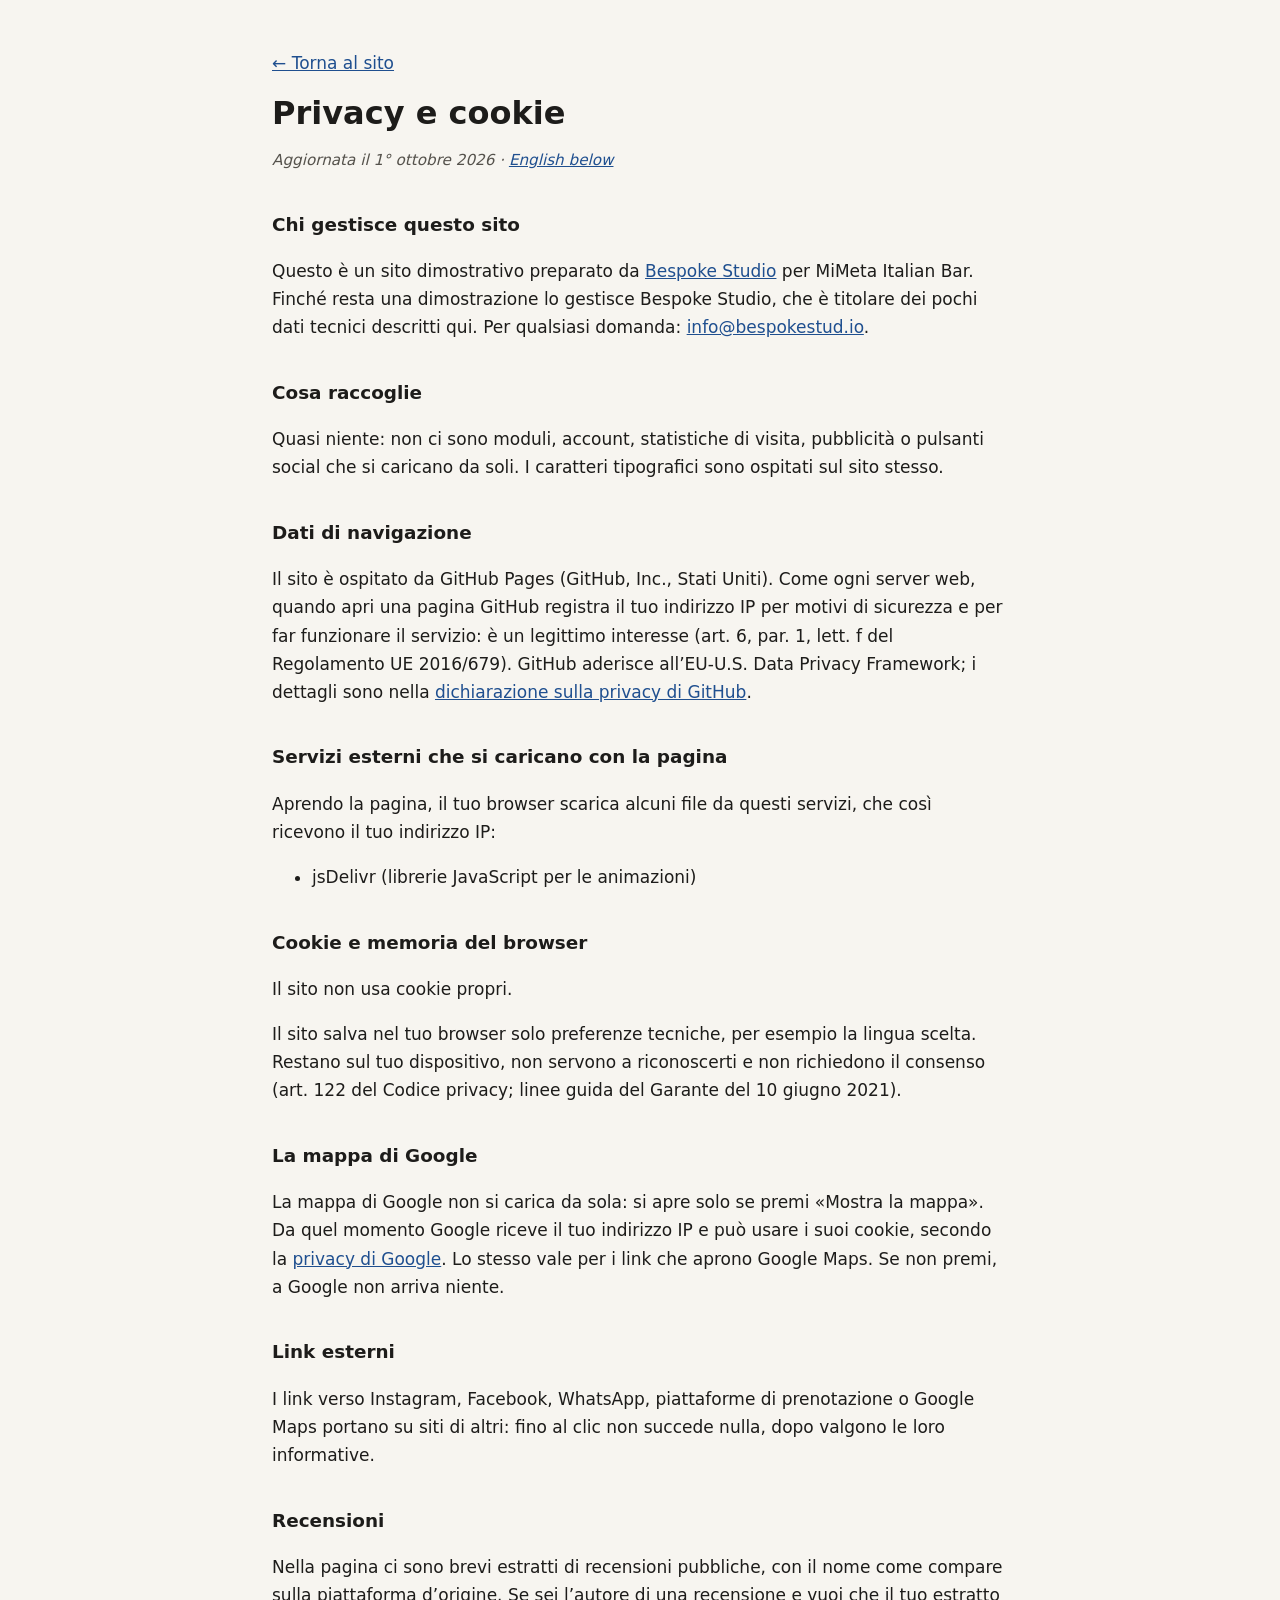
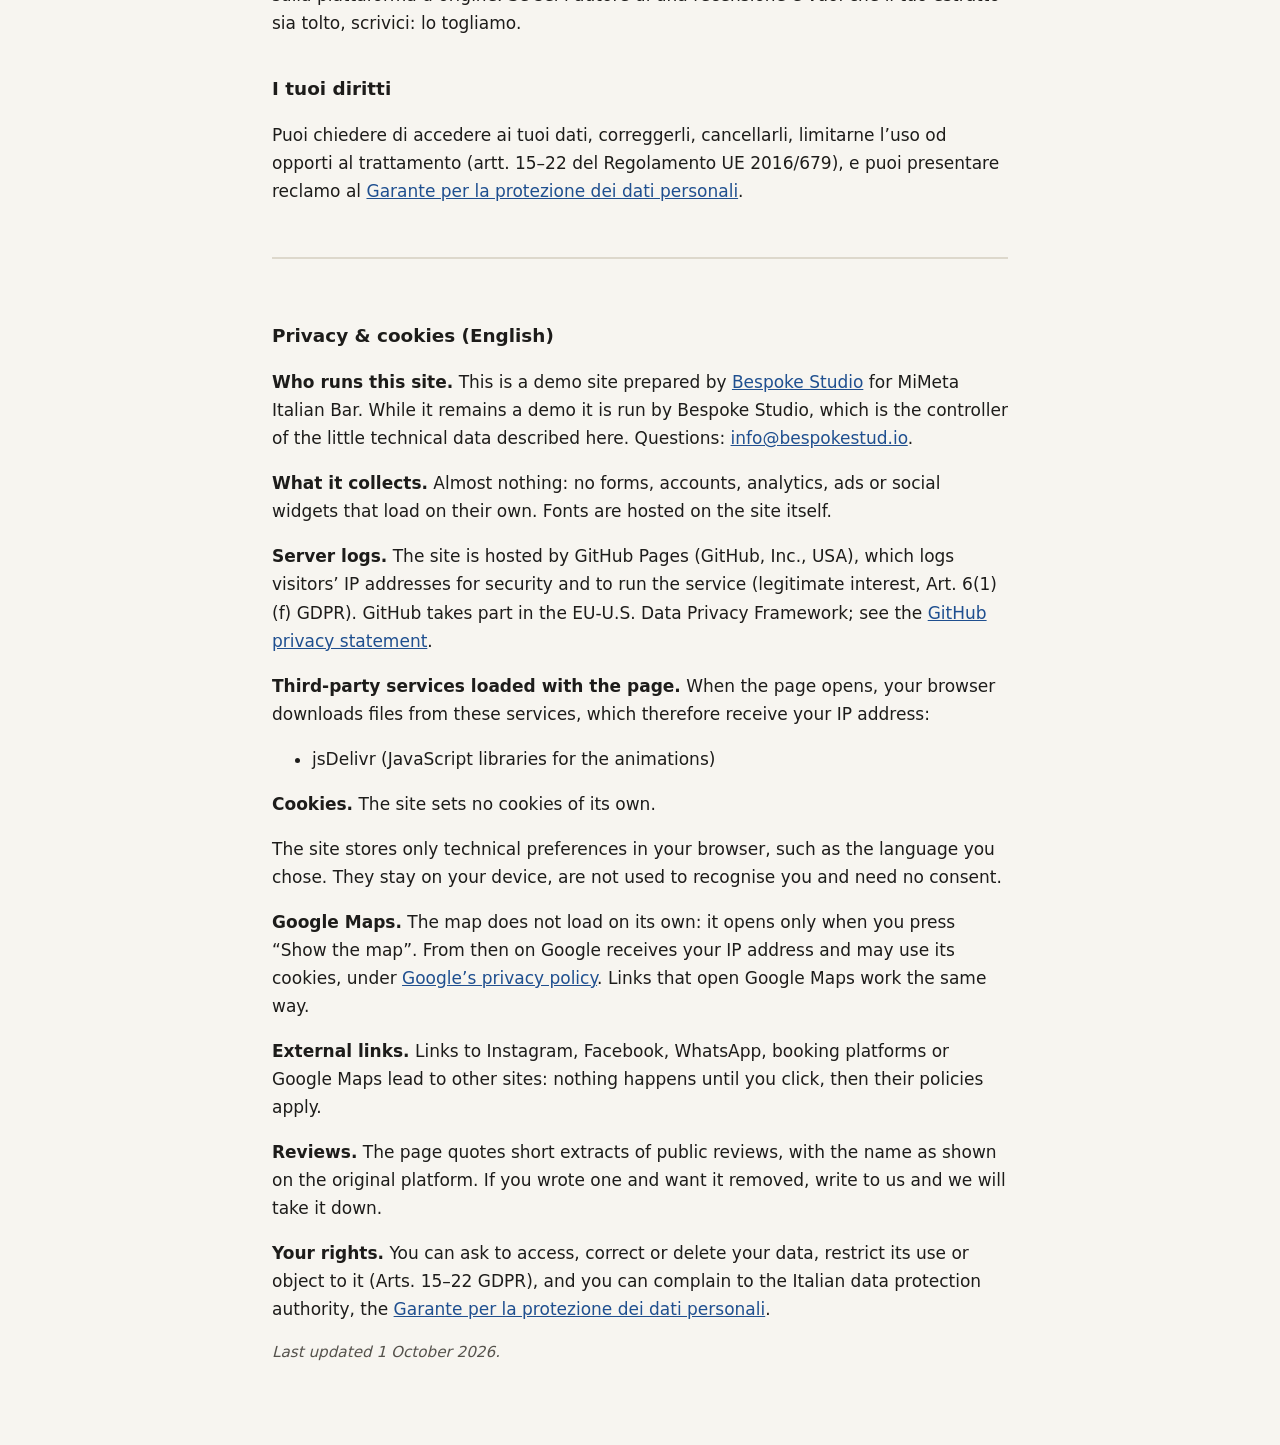
<file: privacy.html>
<!DOCTYPE html>
<html lang="it">
<head>
  <meta charset="UTF-8">
  <meta name="viewport" content="width=device-width, initial-scale=1.0">
  <meta name="robots" content="noindex">
  <title>Privacy e cookie · MiMeta Italian Bar</title>
  <meta name="description" content="Informativa privacy e cookie del sito MiMeta Italian Bar.">
  <style>
    body { margin: 0; background: #f7f5f0; color: #1d1c1a; font: 17px/1.65 system-ui, -apple-system, "Segoe UI", Roboto, sans-serif; }
    main { max-width: 46rem; margin: 0 auto; padding: 32px 20px 64px; }
    h1 { font-size: 2rem; line-height: 1.2; margin: 0.4em 0 0.2em; }
    h2 { font-size: 1.15rem; margin: 2em 0 0.4em; }
    a { color: #1f4f8f; }
    .data { color: #55524c; font-style: italic; font-size: 0.95rem; }
    .en { margin-top: 3em; padding-top: 1.5em; border-top: 2px solid #ddd8cc; }
    code { font-size: 0.9em; background: #ebe7dc; padding: 0 4px; border-radius: 3px; }
  </style>
</head>
<body>
<main>
  <p><a href="index.html">← Torna al sito</a></p>
  <h1>Privacy e cookie</h1>
  <p class="data">Aggiornata il 1° ottobre 2026 · <a href="#english" lang="en">English below</a></p>
  <h2>Chi gestisce questo sito</h2>
  <p>Questo è un sito dimostrativo preparato da <a href="https://bespokestud.io" rel="noopener">Bespoke Studio</a> per MiMeta Italian Bar. Finché resta una dimostrazione lo gestisce Bespoke Studio, che è titolare dei pochi dati tecnici descritti qui. Per qualsiasi domanda: <a href="mailto:info@bespokestud.io">info@bespokestud.io</a>.</p>
  <h2>Cosa raccoglie</h2>
  <p>Quasi niente: non ci sono moduli, account, statistiche di visita, pubblicità o pulsanti social che si caricano da soli. I caratteri tipografici sono ospitati sul sito stesso.</p>
  <h2>Dati di navigazione</h2>
  <p>Il sito è ospitato da GitHub Pages (GitHub, Inc., Stati Uniti). Come ogni server web, quando apri una pagina GitHub registra il tuo indirizzo IP per motivi di sicurezza e per far funzionare il servizio: è un legittimo interesse (art. 6, par. 1, lett. f del Regolamento UE 2016/679). GitHub aderisce all’EU-U.S. Data Privacy Framework; i dettagli sono nella <a href="https://docs.github.com/site-policy/privacy-policies/github-general-privacy-statement" rel="noopener">dichiarazione sulla privacy di GitHub</a>.</p>
  <h2>Servizi esterni che si caricano con la pagina</h2>
  <p>Aprendo la pagina, il tuo browser scarica alcuni file da questi servizi, che così ricevono il tuo indirizzo IP:</p>
  <ul><li>jsDelivr (librerie JavaScript per le animazioni)</li></ul>
  <h2>Cookie e memoria del browser</h2>
  <p>Il sito non usa cookie propri.</p>
  <p>Il sito salva nel tuo browser solo preferenze tecniche, per esempio la lingua scelta. Restano sul tuo dispositivo, non servono a riconoscerti e non richiedono il consenso (art. 122 del Codice privacy; linee guida del Garante del 10 giugno 2021).</p>
  <h2>La mappa di Google</h2>
  <p>La mappa di Google non si carica da sola: si apre solo se premi «Mostra la mappa». Da quel momento Google riceve il tuo indirizzo IP e può usare i suoi cookie, secondo la <a href="https://policies.google.com/privacy?hl=it" rel="noopener">privacy di Google</a>. Lo stesso vale per i link che aprono Google Maps. Se non premi, a Google non arriva niente.</p>
  <h2>Link esterni</h2>
  <p>I link verso Instagram, Facebook, WhatsApp, piattaforme di prenotazione o Google Maps portano su siti di altri: fino al clic non succede nulla, dopo valgono le loro informative.</p>
  <h2>Recensioni</h2>
  <p>Nella pagina ci sono brevi estratti di recensioni pubbliche, con il nome come compare sulla piattaforma d’origine. Se sei l’autore di una recensione e vuoi che il tuo estratto sia tolto, scrivici: lo togliamo.</p>
  <h2>I tuoi diritti</h2>
  <p>Puoi chiedere di accedere ai tuoi dati, correggerli, cancellarli, limitarne l’uso od opporti al trattamento (artt. 15–22 del Regolamento UE 2016/679), e puoi presentare reclamo al <a href="https://www.garanteprivacy.it" rel="noopener">Garante per la protezione dei dati personali</a>.</p>
  <div class="en" id="english" lang="en">
    <h2>Privacy &amp; cookies (English)</h2>
    <p><strong>Who runs this site.</strong> This is a demo site prepared by <a href="https://bespokestud.io" rel="noopener">Bespoke Studio</a> for MiMeta Italian Bar. While it remains a demo it is run by Bespoke Studio, which is the controller of the little technical data described here. Questions: <a href="mailto:info@bespokestud.io">info@bespokestud.io</a>.</p>
    <p><strong>What it collects.</strong> Almost nothing: no forms, accounts, analytics, ads or social widgets that load on their own. Fonts are hosted on the site itself.</p>
    <p><strong>Server logs.</strong> The site is hosted by GitHub Pages (GitHub, Inc., USA), which logs visitors’ IP addresses for security and to run the service (legitimate interest, Art. 6(1)(f) GDPR). GitHub takes part in the EU-U.S. Data Privacy Framework; see the <a href="https://docs.github.com/site-policy/privacy-policies/github-general-privacy-statement" rel="noopener">GitHub privacy statement</a>.</p>
    <p><strong>Third-party services loaded with the page.</strong> When the page opens, your browser downloads files from these services, which therefore receive your IP address:</p><ul><li>jsDelivr (JavaScript libraries for the animations)</li></ul>
    <p><strong>Cookies.</strong> The site sets no cookies of its own.</p>
    <p>The site stores only technical preferences in your browser, such as the language you chose. They stay on your device, are not used to recognise you and need no consent.</p>
    <p><strong>Google Maps.</strong> The map does not load on its own: it opens only when you press “Show the map”. From then on Google receives your IP address and may use its cookies, under <a href="https://policies.google.com/privacy?hl=en" rel="noopener">Google’s privacy policy</a>. Links that open Google Maps work the same way.</p>
    <p><strong>External links.</strong> Links to Instagram, Facebook, WhatsApp, booking platforms or Google Maps lead to other sites: nothing happens until you click, then their policies apply.</p>
    <p><strong>Reviews.</strong> The page quotes short extracts of public reviews, with the name as shown on the original platform. If you wrote one and want it removed, write to us and we will take it down.</p>
    <p><strong>Your rights.</strong> You can ask to access, correct or delete your data, restrict its use or object to it (Arts. 15–22 GDPR), and you can complain to the Italian data protection authority, the <a href="https://www.garanteprivacy.it" rel="noopener">Garante per la protezione dei dati personali</a>.</p>
    <p class="data">Last updated 1 October 2026.</p>
  </div>
</main>
</body>
</html>
</file>
